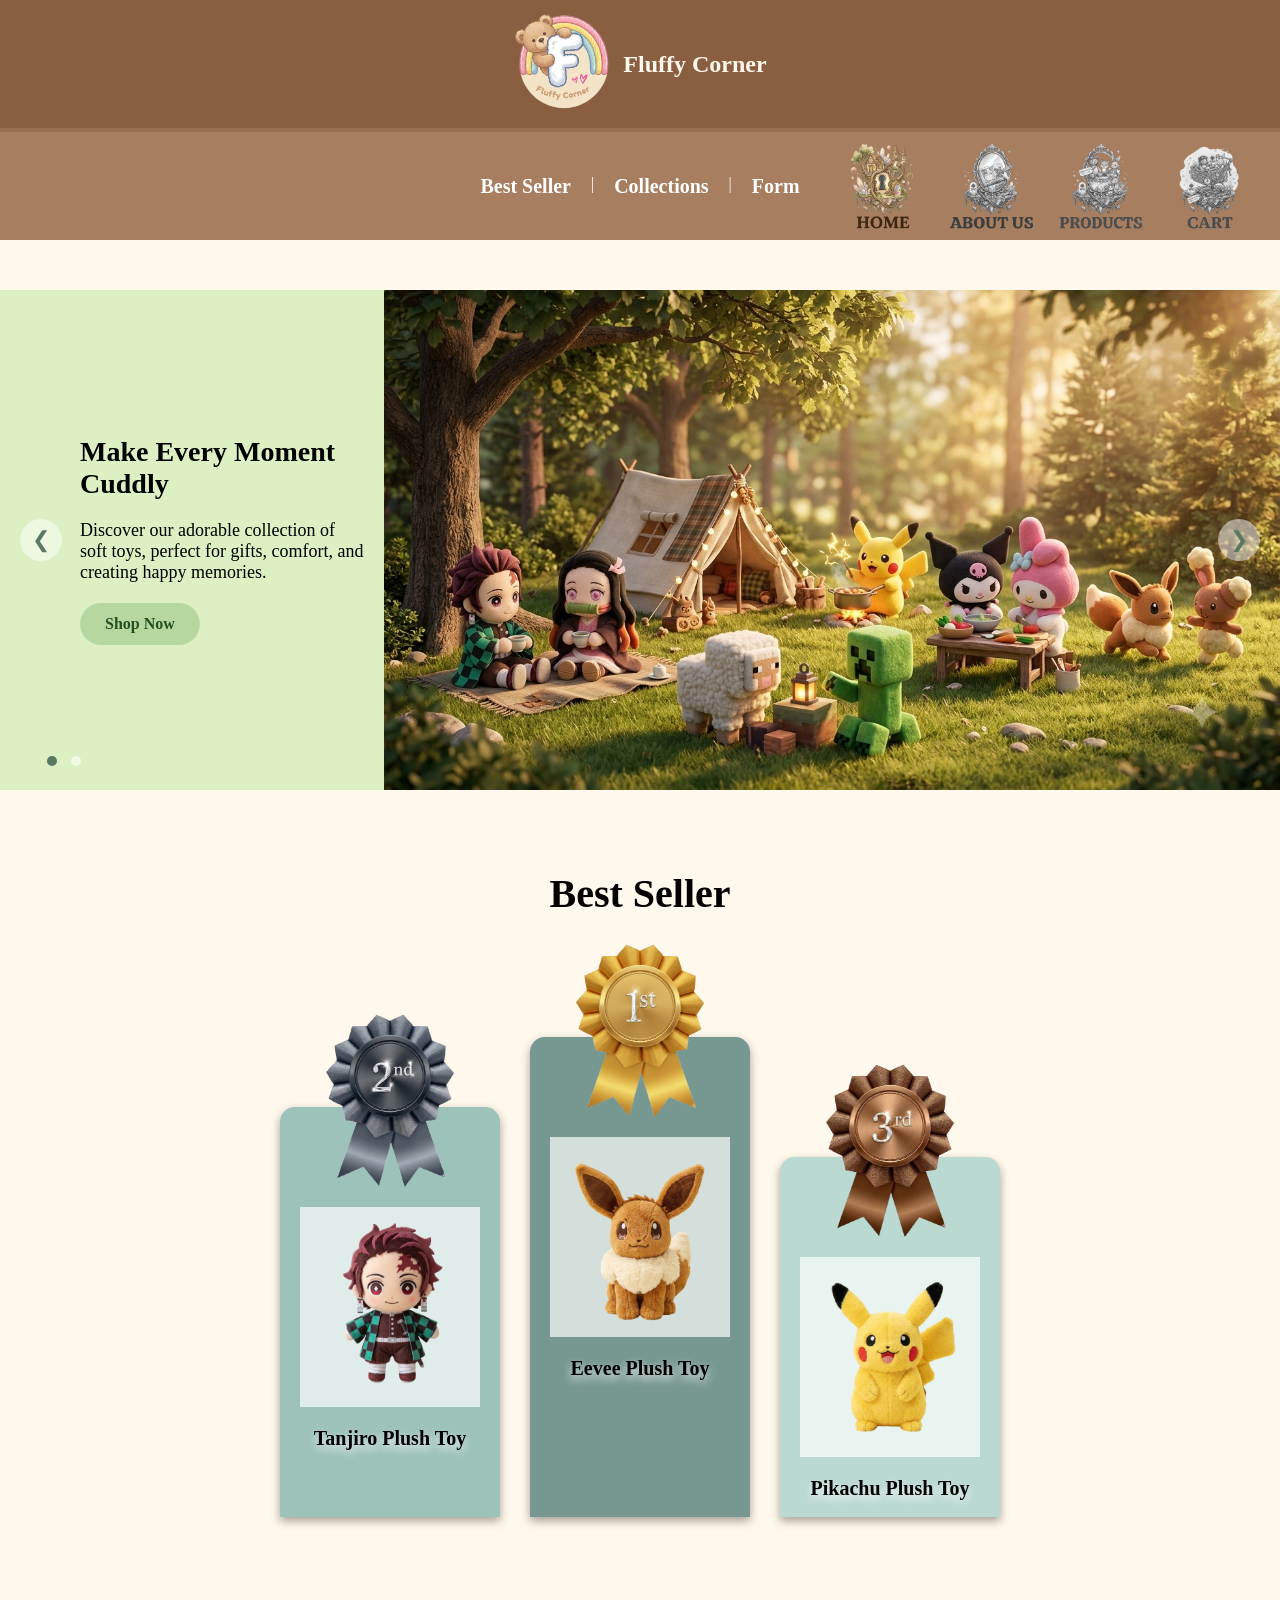
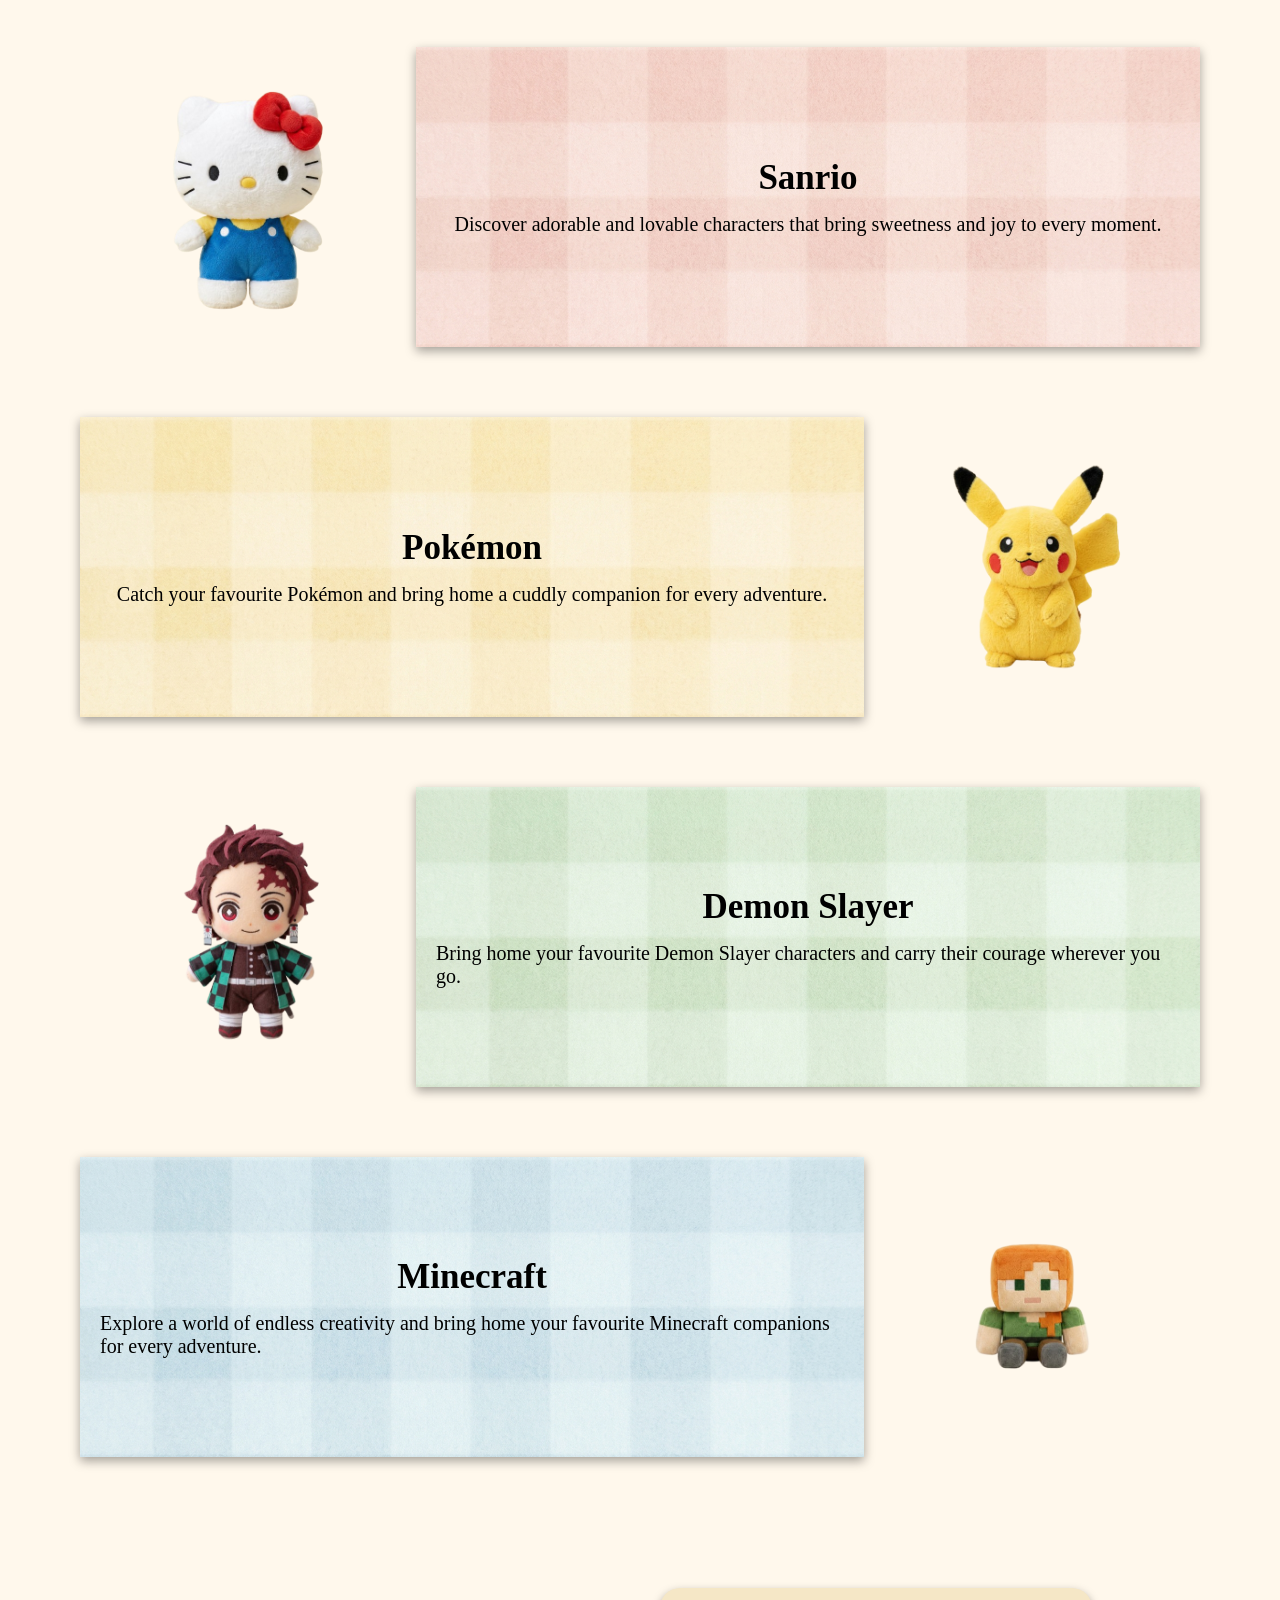
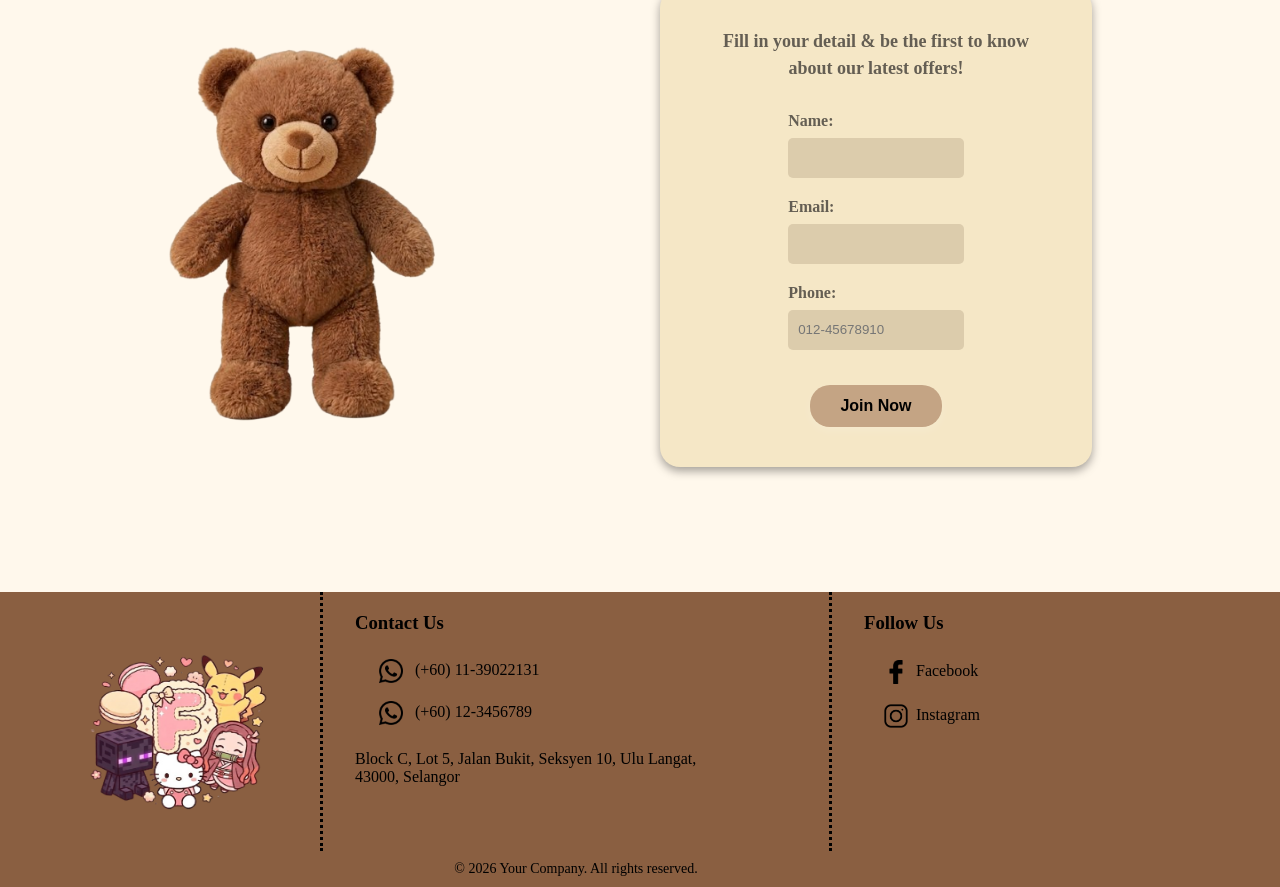
<file: index.html>
<!DOCTYPE html>
<html lang="en">

    <head>
        <meta charset="UTF-8">
        <meta name="page-id" content="index">
        <title>Fluffy Corner | Cute Soft Toys & Plush Toys Online</title>
        <link rel="icon" type="image/x-icon" href="img/logo.png">
        <link rel="stylesheet" href="style.css">
        <link rel="stylesheet" href="index.css">
        <meta name="viewport" content="width=device-width, initial-scale=1.0">
    </head>

    <body>
        <header>
            <a href="index.html"><img class="header-img" src="img/logo.png" alt="Fluffy Corner"></a>
            <h1>Fluffy Corner</h1>
        </header>

        <nav>
            <div class="nav-links">
                <a href="#best-seller-scroll">Best Seller</a> | 
                <a href="#banner-scroll">Collections</a> | 
                <a href="#form-scroll">Form</a> 
            </div>

            <div class="nav-icons">
                <a href="index.html" class="nav-img"><img src="img/home.png" id="active" alt="Home" /></a>
                <a href="aboutUs.html" class="nav-img"><img src="img/aboutUs.png" alt="Home" /></a>
                <a href="products.html" class="nav-img"><img src="img/products.png" alt="Home" /></a>
                <a href="cart.html" class="nav-img"><img src="img/cart.png" alt="Home" /></a>
            </div>
        </nav>

        <main>
            <div class="hero">

                <div class="hero-slide active">
                    <div class="hero-text">
                        <h2>Make Every Moment Cuddly</h2>
                        <p>Discover our adorable collection of soft toys, perfect for gifts, comfort, and creating happy memories.</p>
                        <a href="products.html" class="btn">Shop Now</a>
                    </div>

                    <div class="hero-image">
                        <img src="img/hero.png" alt="Cute soft toys">
                    </div>
                </div>

                <div class="hero-slide">
                    <div class="hero-text">
                        <h2>Stay Updated With Us</h2>
                        <p>Register now and be the first to know about new arrivals, special offers and the latest updates.</p>
                        <a onclick="scrollToTarget('form-area')" class="btn">Join Now</a>
                    </div>

                    <div class="hero-image">
                        <img src="img/hero2.png" alt="New soft toys">
                    </div>
                </div>

                <button class="prev" onclick="changeSlide(-1)">&#10094;</button>
                <button class="next" onclick="changeSlide(1)">&#10095;</button>

                <div class="dots">
                    <span class="dot active" onclick="showSlide(0)"></span>
                    <span class="dot" onclick="showSlide(1)"></span>
                </div>

        </div>

            <div class="best-seller" id="best-seller-scroll">
                <h2>Best Seller</h2>
                <div class="podium">
                    <a href="products.html#product-tanjiro" class="seller-card second">
                        <img src="img/2ndRibbon.png" alt="2nd Place Ribbon" class="ribbon">
                        <div class="seller-image">
                            <img src="img/Tanjiro Kamado_front.png" alt="Tanjiro Plush Toy">
                        </div>
                        <h3>Tanjiro Plush Toy</h3>
                    </a>

                    <a href="products.html#product-eevee" class="seller-card first">
                        <img src="img/1stRibbon.png" alt="1st Place Ribbon" class="ribbon">
                        <div class="seller-image">
                            <img src="img/Eevee_front.png" alt="Eevee Plush Toy">
                        </div>
                        <h3>Eevee Plush Toy</h3>
                    </a>

                    <a href="products.html#product-pikachu" class="seller-card third">
                        <img src="img/3rdRibbon.png" alt="3rd Place Ribbon" class="ribbon">
                        <div class="seller-image">
                            <img src="img/Pikachu_front.png" alt="Pikachu Plush Toy">
                        </div>
                        <h3>Pikachu Plush Toy</h3>
                    </a>
                </div>
            </div>

            <div class="banner" id="banner-scroll">
                <a href="products.html#sanrio" class="series-banner">
                    <div class="banner-image s-image">
                        <img src="img/Hello Kitty_front.png" class="image-slide active" alt="Hello Kitty">
                        <img src="img/Melody_front.png" class="image-slide" alt="Melody">
                        <img src="img/Kuromi_front.png" class="image-slide" alt="Kuromi">
                        <img src="img/Keroppi_front.png" class="image-slide" alt="Keroppi">
                    </div>

                    <div class="banner-text s-text">
                        <h2>Sanrio</h2>
                        <p>Discover adorable and lovable characters that bring sweetness and joy to every moment.</p>
                    </div>
                </a>

                <a href="products.html#pokemon" class="series-banner">
                    <div class="banner-text p-text">
                        <h2>Pokémon</h2>
                        <p>Catch your favourite Pokémon and bring home a cuddly companion for every adventure.</p>
                    </div>

                    <div class="banner-image p-image">
                        <img src="img/Pikachu_front.png" class="image-slide active" alt="Pikachu">
                        <img src="img/Eevee_front.png" class="image-slide" alt="Eevee">
                        <img src="img/Clodsire_front.png" class="image-slide" alt="Clodsire">
                        <img src="img/Buneary_front.png" class="image-slide" alt="Buneary">
                    </div>
                </a>

                <a href="products.html#ds" class="series-banner">
                    <div class="banner-image d-image">
                        <img src="img/Tanjiro Kamado_front.png" class="image-slide active" alt="Tanjiro">
                        <img src="img/Nezuko Kamado_front.png" class="image-slide" alt="Nezuko">
                        <img src="img/Zenitsu Agatsuma_front.png" class="image-slide" alt="Zenitsu">
                        <img src="img/Inosuke Hashibara_front.png" class="image-slide" alt="Inosuke">
                    </div>

                    <div class="banner-text d-text">
                        <h2>Demon Slayer</h2>
                        <p>Bring home your favourite Demon Slayer characters and carry their courage wherever you go.</p>
                    </div>
                </a>

                <a href="products.html#minecraft" class="series-banner">
                    <div class="banner-text m-text">
                        <h2>Minecraft</h2>
                        <p>Explore a world of endless creativity and bring home your favourite Minecraft companions for every adventure.</p>
                    </div>

                    <div class="banner-image m-image">
                        <img src="img/Alex_front.png" class="image-slide active" alt="Alex">
                        <img src="img/Creeper_front.png" class="image-slide" alt="Creeper">
                        <img src="img/Sheep_front.png" class="image-slide" alt="Sheep">
                        <img src="img/Enderman_front.png" class="image-slide" alt="Enderman">
                    </div>
                </a>
            </div>

            <div class="form" id="form-scroll">
                <div class="form-image">
                    <img src="img/bear-handdown.png" alt="Bear Image" class="bear normal">
                    <img src="img/bear-handup.png" alt="Bear Pointing Image" class="bear hover">
                </div>

                <div class="form-area" id="form-area">
                    <div class="form-content">
                        <p class="form-title">
                            Fill in your detail & be the first to know about our latest offers!
                        </p>

                        <form id="form">
                            <label for="name">Name: </label>
                            <input type="text" id="name" name="name">

                            <label for="email">Email: </label>
                            <input type="email" id="email" name="email">

                            <label for="phone">Phone: </label>
                            <input type="tel" id="phone" name="phone" placeholder="012-45678910" pattern="[0-9]{3}-[0-9]{7,8}">

                            <button type="submit">Join Now</button>
                        </form>
                    </div>
                </div>
            </div>
        </main>

        <footer>
            <div class="footer left"><img class="footer-img" src="img/footer.png"></div>
            
            <div class="footer center">
            <h3>Contact Us</h3>
            <span class="contact-item"><a href="tel:+601139022131"><img src="img/whatsapp.png">(+60) 11-39022131</a></span>
            <span class="contact-item"><a href="tel:+60123456789"><img src="img/whatsapp.png">(+60) 12-3456789</a></span>
            <p>Block C, Lot 5, Jalan Bukit, Seksyen 10, Ulu Langat,<br> 43000, Selangor</p>
            </div>
            
            <div class="footer right">
            <h3>Follow Us</h3>
            <span class="social-item"><a href="https://facebook.com" target="_blank"><img src="img/facebook.png">Facebook</a></span>
            <span class="social-item"><a href="https://instagram.com" target="_blank"><img src="img/insta.png">Instagram</a></span>
            </div>
            
            <p class="copyright">
                © 2026 Your Company. All rights reserved.</p>
            </p>
        </footer>
        
        <script src="script.js"></script>
        <script src="index.js"></script>
    </body>
</html>
</file>
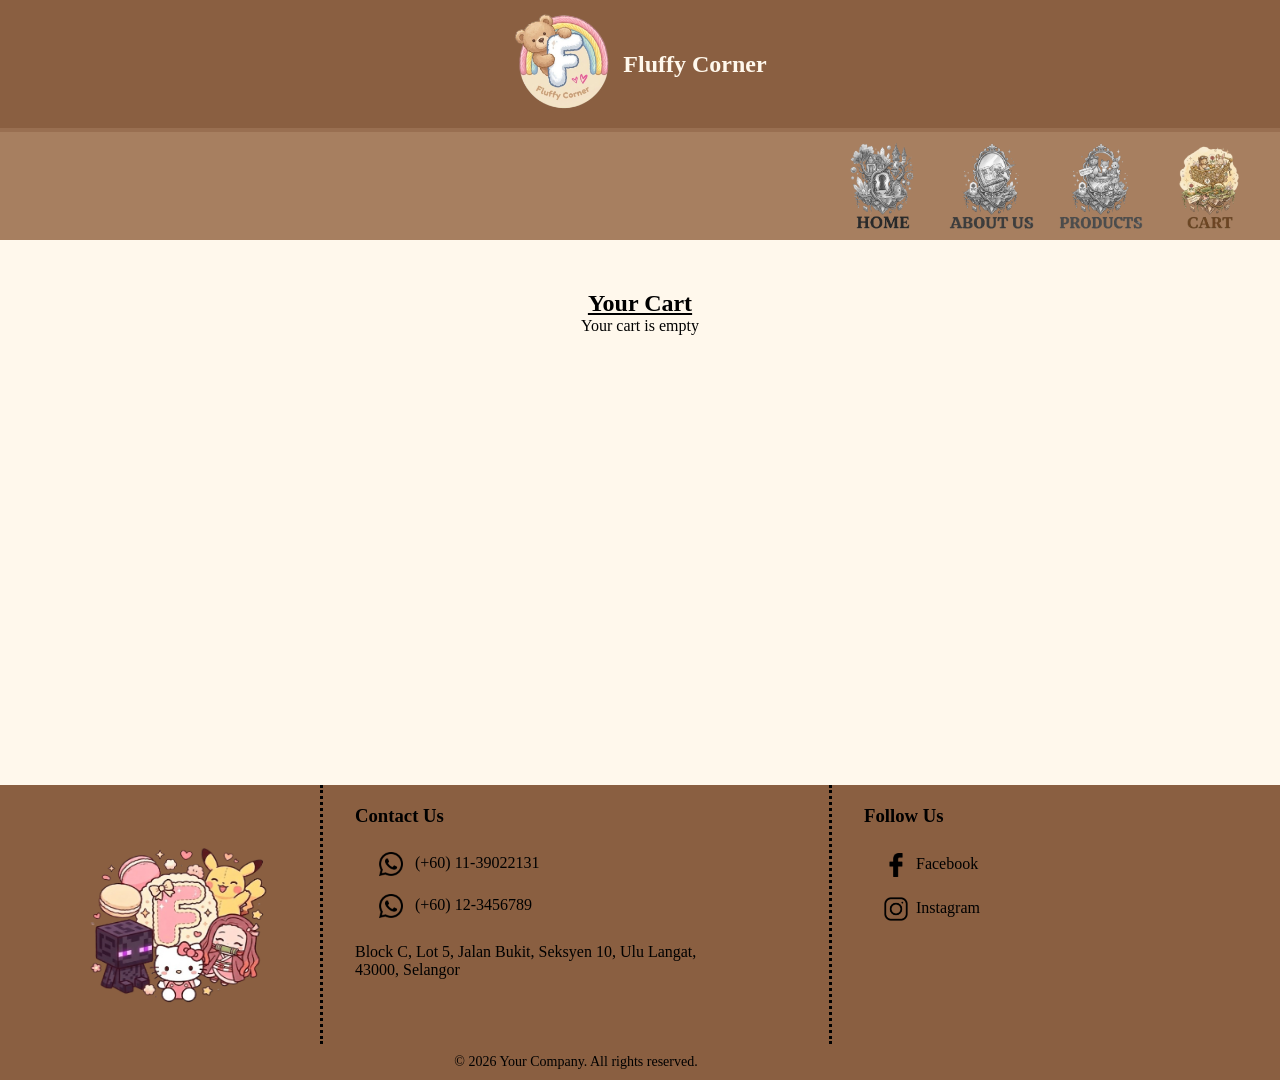
<file: cart.html>
<!DOCTYPE html>
<html lang="en">
<head>
  <meta charset="UTF-8">
  <meta name="viewport" content="width=device-width, initial-scale=1.0">
  <meta name="page-id" content="cart">
  <title>Fluffy Corner | Cute Soft Toys & Plush Toys Online</title>
  <link rel="icon" type="image/x-icon" href="img/logo.png">
  <link rel="stylesheet" href="style.css">
  <link rel="stylesheet" href="cart.css">
</head>
<body>
  <header>
    <a href="index.html"><img class="header-img" src="img/logo.png" alt="Fluffy Corner"></a>
    <h1>Fluffy Corner</h1>
  </header>
  <nav>
    <div class="nav-icons">
      <a href="index.html" class="nav-img"><img src="img/home.png" alt="Home" /></a>
      <a href="aboutUs.html" class="nav-img"><img src="img/aboutUs.png" alt="Home" /></a>
      <a href="products.html" class="nav-img"><img src="img/products.png" alt="Home" /></a>
      <a href="cart.html" class="nav-img"><img src="img/cart.png" id="active" alt="Home" /></a>
    </div>
  </nav>

  <main>
    <h2>Your Cart</h2>
    <div id="item-container"></div>
  </main>

  <footer>
    <div class="footer left"><img class="footer-img" src="img/footer.png"></div>
    
    <div class="footer center">
      <h3>Contact Us</h3>
      <span class="contact-item"><a href="tel:+601139022131"><img src="img/whatsapp.png">(+60) 11-39022131</a></span>
      <span class="contact-item"><a href="tel:+60123456789"><img src="img/whatsapp.png">(+60) 12-3456789</a></span>
      <p>Block C, Lot 5, Jalan Bukit, Seksyen 10, Ulu Langat,<br> 43000, Selangor</p>
    </div>
    
    <div class="footer right">
      <h3>Follow Us</h3>
      <span class="social-item"><a href="https://facebook.com" target="_blank"><img src="img/facebook.png">Facebook</a></span>
      <span class="social-item"><a href="https://instagram.com" target="_blank"><img src="img/insta.png">Instagram</a></span>
    </div>

    <p class="copyright">
      © 2026 Your Company. All rights reserved.</p>
    </p>

  </footer>

  <div id="modal-overlay" class="modal-overlay">
    <div class="modal-box">
      <p id="modal-text"></p>
      <div class="modal-actions">
        <button id="modal-confirm" class="confirm-btn">YES</button>
        <button id="modal-cancel" class="cancel-btn">Cancel</button>
      </div>
    </div>
  </div>

  <div id="checkout-overlay" class="modal-overlay">
    <div class="modal-box">
      <img src="img/checkout.png" class="checkout-image">
      <p id="checkout-value"></p>
      <button id="checkout-close" class="cancel-btn">Cancel</button>
    </div>
  </div>

  <script src="script.js"></script>
</body>
</html>
</file>
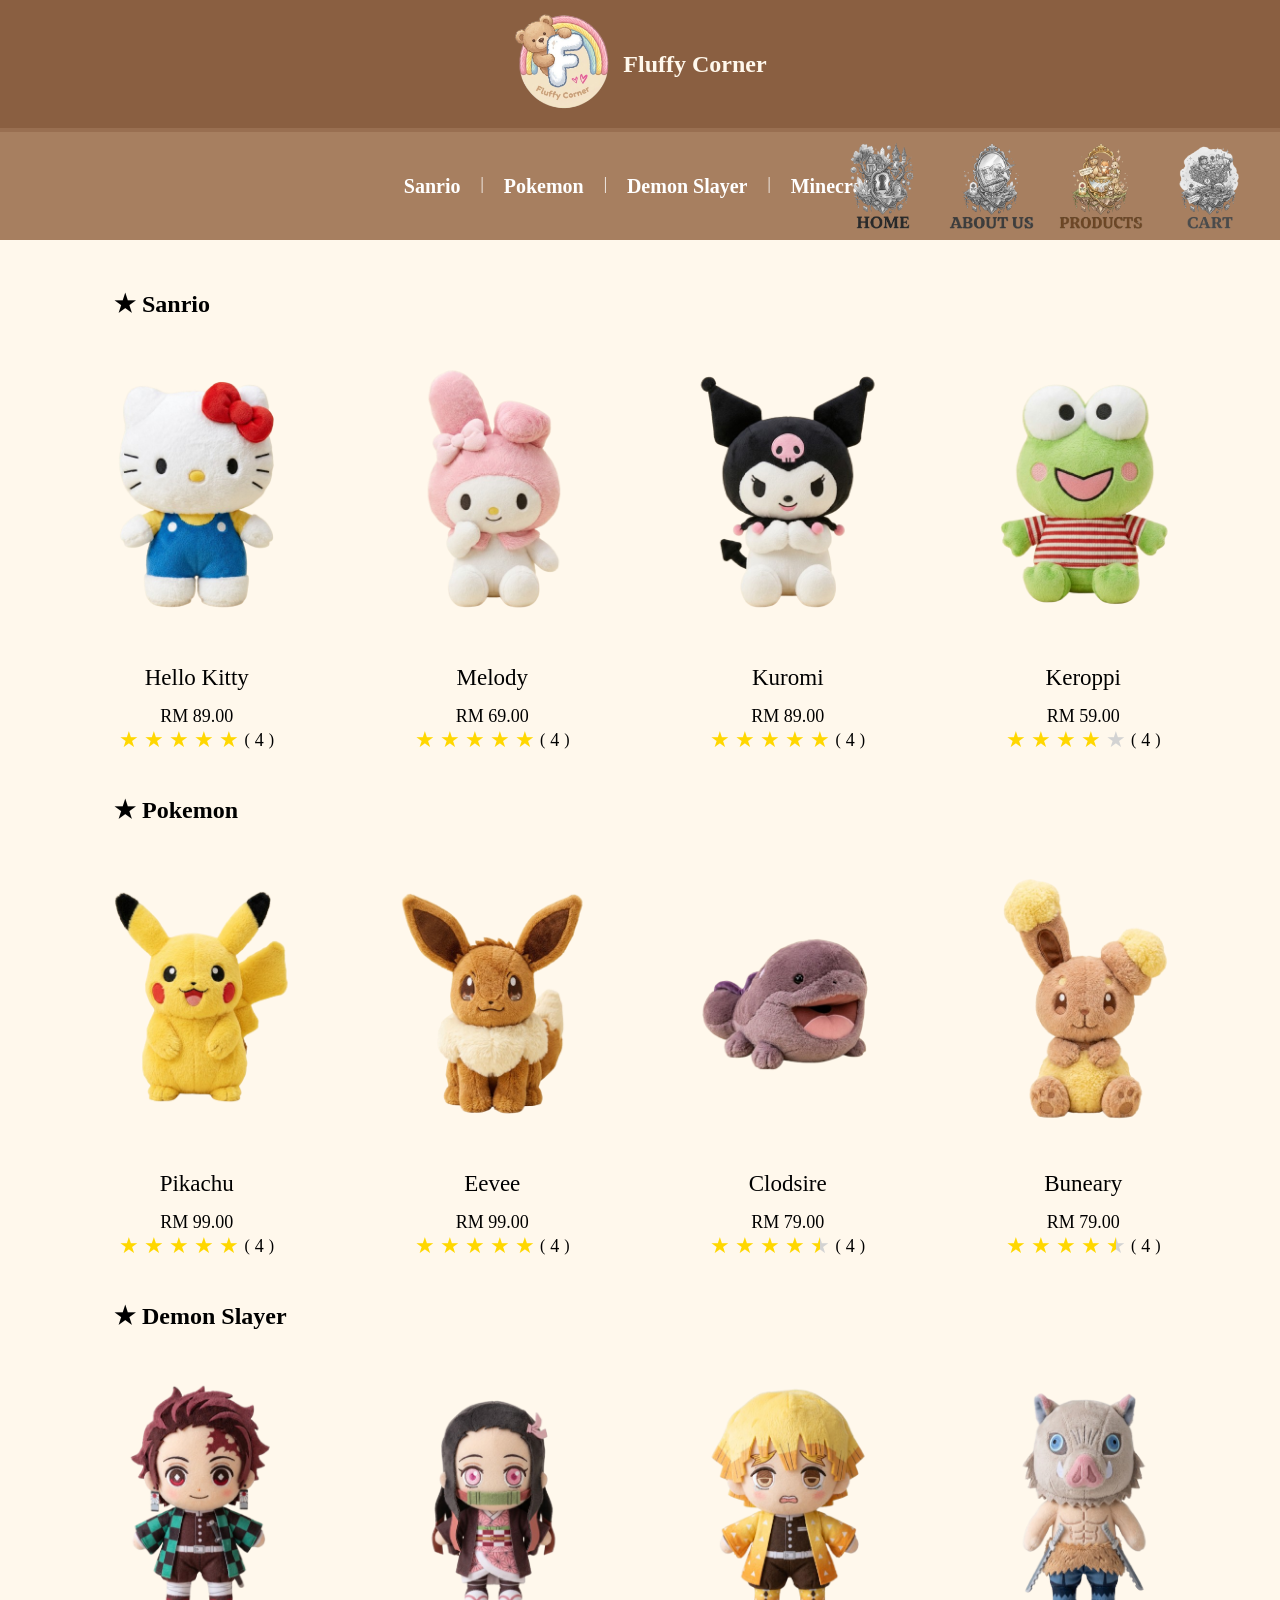
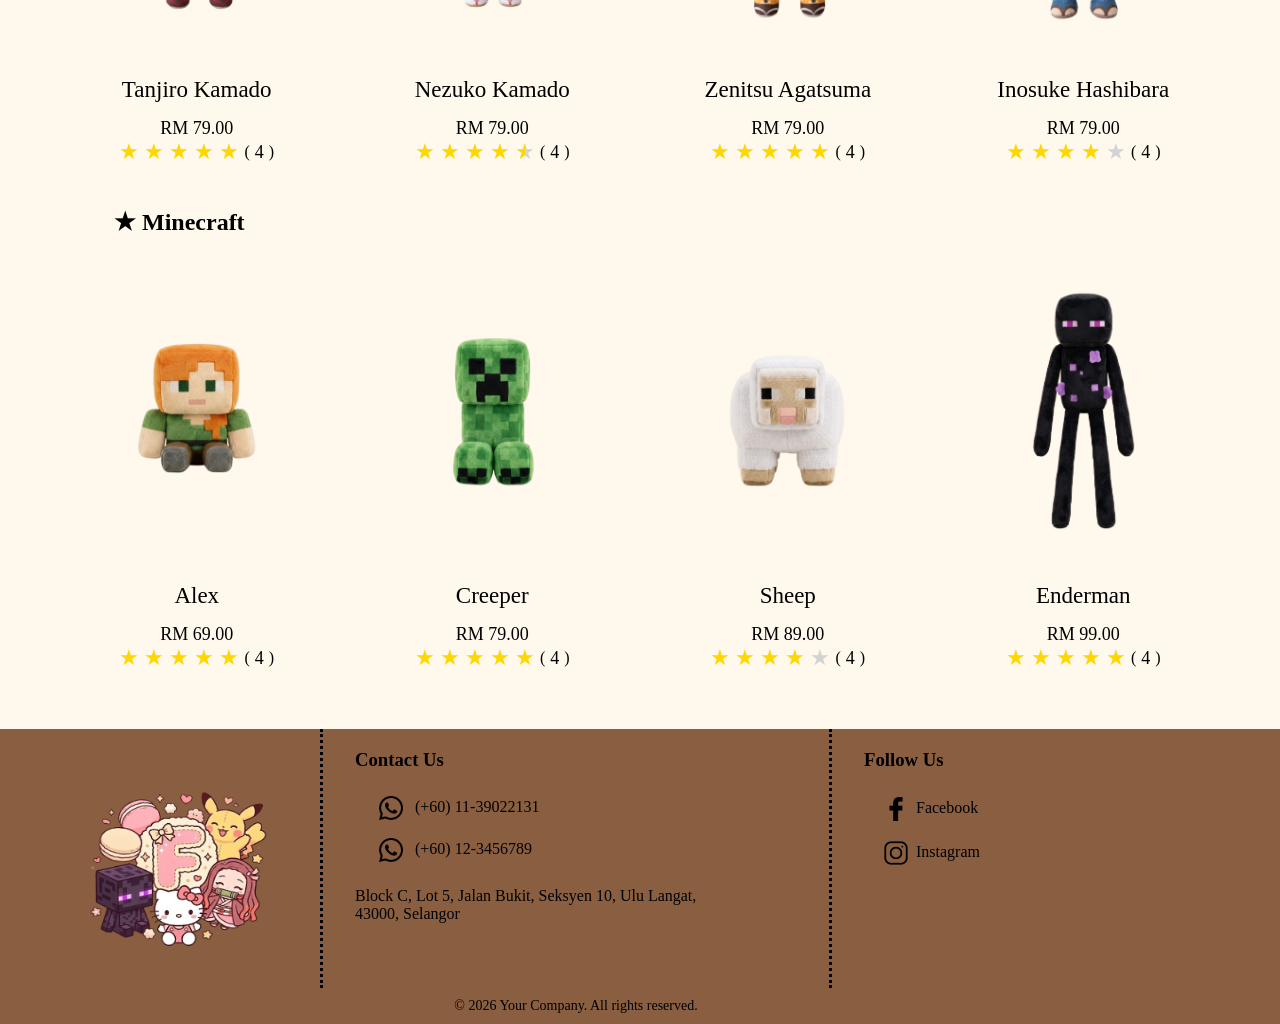
<file: products.html>
<!DOCTYPE html>
<html lang="en">
<head>
  <meta charset="UTF-8">
  <meta name="viewport" content="width=device-width, initial-scale=1.0">
  <meta name="page-id" content="products">
  <title>Fluffy Corner | Cute Soft Toys & Plush Toys Online</title>
  <link rel="icon" type="image/x-icon" href="img/logo.png">
  <link rel="stylesheet" href="style.css">
  <link rel="stylesheet" href="products.css">
  
</head>

<body>
  <header>
    <a href="index.html">
      <img class="header-img" src="img/logo.png" alt="Fluffy Corner Logo">
    </a>
    <h1>Fluffy Corner</h1>
  </header>
  <nav>
    <div class="nav-links">
      <a href="#sanrio">Sanrio</a> |
      <a href="#pokemon">Pokemon</a> |
      <a href="#ds">Demon Slayer</a> |
      <a href="#minecraft">Minecraft</a>
    </div>
    <div class="nav-icons">
      <a href="index.html" class="nav-img" title="Home"><img src="img/home.png" alt="Home" /></a>
      <a href="aboutUs.html" class="nav-img" title="About us"><img src="img/aboutUs.png" alt="About Us" /></a>
      <a href="products.html" class="nav-img" title="Products"><img src="img/products.png" id="active" alt="Products" /></a>
      <a href="cart.html" class="nav-img" title="Cart"><img src="img/cart.png" alt="Home" /></a>
    </div>
  </nav>

  <main>


    <section class="series">

      <h2 id="sanrio"> Sanrio</h2>

      <div class="product-container">
        
      <!--Product 1-->
        <div class="product">
          <div class="product-image">
            <img src="img/Hello Kitty_front.png" class="front-view" alt="Front View">
            <img src="img/Hello Kitty_side.png" class="side-view" alt="Side View">
          </div>

          <div class="product-info">
            <p class="product-name">Hello Kitty</p>
            <div class="product-details">
              <p class="product-price">RM 89.00</p>
              <div class="product-rating">
                <span class="star active" data-value="1">&#9733;</span>
                <span class="star active" data-value="2">&#9733;</span>
                <span class="star active" data-value="3">&#9733;</span>
                <span class="star active" data-value="4">&#9733;</span>
                <span class="star active" data-value="5">&#9733;</span>
                (<span class="rating-count">4</span>)
              </div>
            </div>
            <button class="add-cart" onclick="addToCart(1)">Add to Cart</button>
          </div>
        </div>

      <!--Product 2-->
        <div class="product">
          <div class="product-image">
            <img src="img/Melody_front.png" class="front-view" alt="Front View">
            <img src="img/Melody_side.png" class="side-view" alt="Side View">
          </div>

          <div class="product-info">
            <p class="product-name">Melody</p>
            <div class="product-details">
              <p class="product-price">RM 69.00</p>
              <div class="product-rating">
                <span class="star active" data-value="1">&#9733;</span>
                <span class="star active" data-value="2">&#9733;</span>
                <span class="star active" data-value="3">&#9733;</span>
                <span class="star active" data-value="4">&#9733;</span>
                <span class="star active" data-value="5">&#9733;</span>
                (<span class="rating-count">4</span>)
              </div>
            </div>
            <button class="add-cart" onclick="addToCart(2)">Add to Cart</button>
          </div>
        </div>

      <!--Product 3-->
        <div class="product">
          <div class="product-image">
            <img src="img/Kuromi_front.png" class="front-view" alt="Front View">
            <img src="img/Kuromi_side.png" class="side-view" alt="Side View">
          </div>

          <div class="product-info">
            <p class="product-name">Kuromi</p>
            <div class="product-details">
              <p class="product-price">RM 89.00</p>
              <div class="product-rating">
                <span class="star active" data-value="1">&#9733;</span>
                <span class="star active" data-value="2">&#9733;</span>
                <span class="star active" data-value="3">&#9733;</span>
                <span class="star active" data-value="4">&#9733;</span>
                <span class="star active" data-value="5">&#9733;</span>
                (<span class="rating-count">4</span>)
              </div>
            </div>
            <button class="add-cart" onclick="addToCart(3)">Add to Cart</button>
          </div>
        </div>

      <!--Product 4-->
        <div class="product">
          <div class="product-image">
            <img src="img/Keroppi_front.png" class="front-view" alt="Front View">
            <img src="img/Keroppi_side.png" class="side-view" alt="Side View">
          </div>

          <div class="product-info">
            <p class="product-name">Keroppi</p>
            <div class="product-details">
              <p class="product-price">RM 59.00</p>
              <div class="product-rating">
                <span class="star active" data-value="1">&#9733;</span>
                <span class="star active" data-value="2">&#9733;</span>
                <span class="star active" data-value="3">&#9733;</span>
                <span class="star active" data-value="4">&#9733;</span>
                <span class="star" data-value="5">&#9733;</span>
                (<span class="rating-count">4</span>)
              </div>
            </div>
            <button class="add-cart"m onclick="addToCart(4)">Add to Cart</button>
          </div>
        </div>

      </div>
    </section>

    <section class="series">

      <h2 id="pokemon"> Pokemon</h2>

      <div class="product-container">
        
      <!--Product 1-->
        <div class="product" id="product-pikachu">
          <div class="product-image">
            <img src="img/Pikachu_front.png" class="front-view" alt="Front View">
            <img src="img/Pikachu_side.png" class="side-view" alt="Side View">
          </div>

          <div class="product-info">
            <p class="product-name">Pikachu</p>
            <div class="product-details">
              <p class="product-price">RM 99.00</p>
              <div class="product-rating">
                <span class="star active" data-value="1">&#9733;</span>
                <span class="star active" data-value="2">&#9733;</span>
                <span class="star active" data-value="3">&#9733;</span>
                <span class="star active" data-value="4">&#9733;</span>
                <span class="star active" data-value="5">&#9733;</span>
                (<span class="rating-count">4</span>)
              </div>
            </div>
            <button class="add-cart" onclick="addToCart(5)">Add to Cart</button>
          </div>
        </div>

      <!--Product 2-->
        <div class="product" id="product-eevee">
          <div class="product-image">
            <img src="img/Eevee_front.png" class="front-view" alt="Front View">
            <img src="img/Eevee_side.png" class="side-view" alt="Side View">
          </div>

          <div class="product-info">
            <p class="product-name">Eevee</p>
            <div class="product-details">
              <p class="product-price">RM 99.00</p>
              <div class="product-rating">
                <span class="star active" data-value="1">&#9733;</span>
                <span class="star active" data-value="2">&#9733;</span>
                <span class="star active" data-value="3">&#9733;</span>
                <span class="star active" data-value="4">&#9733;</span>
                <span class="star active" data-value="5">&#9733;</span>
                (<span class="rating-count">4</span>)
              </div>
            </div>
            <button class="add-cart" onclick="addToCart(6)">Add to Cart</button>
          </div>
        </div>

      <!--Product 3-->
        <div class="product">
          <div class="product-image">
            <img src="img/Clodsire_front.png" class="front-view" alt="Front View">
            <img src="img/Clodsire_side.png" class="side-view" alt="Side View">
          </div>

          <div class="product-info">
            <p class="product-name">Clodsire</p>
            <div class="product-details">
              <p class="product-price">RM 79.00</p>
              <div class="product-rating">
                <span class="star active" data-value="1">&#9733;</span>
                <span class="star active" data-value="2">&#9733;</span>
                <span class="star active" data-value="3">&#9733;</span>
                <span class="star active" data-value="4">&#9733;</span>
                <span class="star half" data-value="5">&#9733;</span>
                (<span class="rating-count">4</span>)
              </div>
            </div>
            <button class="add-cart" onclick="addToCart(7)">Add to Cart</button>
          </div>
        </div>

      <!--Product 4-->
        <div class="product">
          <div class="product-image">
            <img src="img/Buneary_front.png" class="front-view" alt="Front View">
            <img src="img/Buneary_side.png" class="side-view" alt="Side View">
          </div>

          <div class="product-info">
            <p class="product-name">Buneary</p>
            <div class="product-details">
              <p class="product-price">RM 79.00</p>
              <div class="product-rating">
                <span class="star active" data-value="1">&#9733;</span>
                <span class="star active" data-value="2">&#9733;</span>
                <span class="star active" data-value="3">&#9733;</span>
                <span class="star active" data-value="4">&#9733;</span>
                <span class="star half" data-value="5">&#9733;</span>
                (<span class="rating-count">4</span>)
              </div>
            </div>
            <button class="add-cart" onclick="addToCart(8)">Add to Cart</button>
          </div>
        </div>

      </div>
    </section>

        <section class="series">

      <h2 id="ds"> Demon Slayer</h2>

      <div class="product-container">
        
      <!--Product 1-->
        <div class="product" id="product-tanjiro">
          <div class="product-image">
            <img src="img/Tanjiro Kamado_front.png" class="front-view" alt="Front View">
            <img src="img/Tanjiro Kamado_side.png" class="side-view" alt="Side View">
          </div>

          <div class="product-info">
            <p class="product-name">Tanjiro Kamado</p>
            <div class="product-details">
              <p class="product-price">RM 79.00</p>
              <div class="product-rating">
                <span class="star active" data-value="1">&#9733;</span>
                <span class="star active" data-value="2">&#9733;</span>
                <span class="star active" data-value="3">&#9733;</span>
                <span class="star active" data-value="4">&#9733;</span>
                <span class="star active" data-value="5">&#9733;</span>
                (<span class="rating-count">4</span>)
              </div>
            </div>
            <button class="add-cart" onclick="addToCart(9)">Add to Cart</button>
          </div>
        </div>

      <!--Product 2-->
        <div class="product">
          <div class="product-image">
            <img src="img/Nezuko Kamado_front.png" class="front-view" alt="Front View">
            <img src="img/Nezuko Kamado_side.png" class="side-view" alt="Side View">
          </div>

          <div class="product-info">
            <p class="product-name">Nezuko Kamado</p>
            <div class="product-details">
              <p class="product-price">RM 79.00</p>
              <div class="product-rating">
                <span class="star active" data-value="1">&#9733;</span>
                <span class="star active" data-value="2">&#9733;</span>
                <span class="star active" data-value="3">&#9733;</span>
                <span class="star active" data-value="4">&#9733;</span>
                <span class="star half" data-value="5">&#9733;</span>
                (<span class="rating-count">4</span>)
              </div>
            </div>
            <button class="add-cart" onclick="addToCart(10)">Add to Cart</button>
          </div>
        </div>

      <!--Product 3-->
        <div class="product">
          <div class="product-image">
            <img src="img/Zenitsu Agatsuma_front.png" class="front-view" alt="Front View">
            <img src="img/Zenitsu Agatsuma_side.png" class="side-view" alt="Side View">
          </div>

          <div class="product-info">
            <p class="product-name">Zenitsu Agatsuma</p>
            <div class="product-details">
              <p class="product-price">RM 79.00</p>
              <div class="product-rating">
                <span class="star active" data-value="1">&#9733;</span>
                <span class="star active" data-value="2">&#9733;</span>
                <span class="star active" data-value="3">&#9733;</span>
                <span class="star active" data-value="4">&#9733;</span>
                <span class="star active" data-value="5">&#9733;</span>
                (<span class="rating-count">4</span>)
              </div>
            </div>
            <button class="add-cart" onclick="addToCart(11)">Add to Cart</button>
          </div>
        </div>

      <!--Product 4-->
        <div class="product">
          <div class="product-image">
            <img src="img/Inosuke Hashibara_front.png" class="front-view" alt="Front View">
            <img src="img/Inosuke Hashibara_side.png" class="side-view" alt="Side View">
          </div>

          <div class="product-info">
            <p class="product-name">Inosuke Hashibara</p>
            <div class="product-details">
              <p class="product-price">RM 79.00</p>
              <div class="product-rating">
                <span class="star active" data-value="1">&#9733;</span>
                <span class="star active" data-value="2">&#9733;</span>
                <span class="star active" data-value="3">&#9733;</span>
                <span class="star active" data-value="4">&#9733;</span>
                <span class="star" data-value="5">&#9733;</span>
                (<span class="rating-count">4</span>)
              </div>
            </div>
            <button class="add-cart" onclick="addToCart(12)">Add to Cart</button>
          </div>
        </div>

      </div>
    </section>

        <section class="series">

      <h2 id="minecraft"> Minecraft</h2>

      <div class="product-container">
        
      <!--Product 1-->
        <div class="product">
          <div class="product-image">
            <img src="img/Alex_front.png" class="front-view" alt="Front View">
            <img src="img/Alex_side.png" class="side-view" alt="Side View">
          </div>

          <div class="product-info">
            <p class="product-name">Alex</p>
            <div class="product-details">
              <p class="product-price">RM 69.00</p>
              <div class="product-rating">
                <span class="star active" data-value="1">&#9733;</span>
                <span class="star active" data-value="2">&#9733;</span>
                <span class="star active" data-value="3">&#9733;</span>
                <span class="star active" data-value="4">&#9733;</span>
                <span class="star active" data-value="5">&#9733;</span>
                (<span class="rating-count">4</span>)
              </div>
            </div>
            <button class="add-cart" onclick="addToCart(13)">Add to Cart</button>
          </div>
        </div>

      <!--Product 2-->
        <div class="product">
          <div class="product-image">
            <img src="img/Creeper_front.png" class="front-view" alt="Front View">
            <img src="img/Creeper_side.png" class="side-view" alt="Side View">
          </div>

          <div class="product-info">
            <p class="product-name">Creeper</p>
            <div class="product-details">
              <p class="product-price">RM 79.00</p>
              <div class="product-rating">
                <span class="star active" data-value="1">&#9733;</span>
                <span class="star active" data-value="2">&#9733;</span>
                <span class="star active" data-value="3">&#9733;</span>
                <span class="star active" data-value="4">&#9733;</span>
                <span class="star active" data-value="5">&#9733;</span>
                (<span class="rating-count">4</span>)
              </div>
            </div>
            <button class="add-cart" onclick="addToCart(14)">Add to Cart</button>
          </div>
        </div>

      <!--Product 3-->
        <div class="product">
          <div class="product-image">
            <img src="img/Sheep_front.png" class="front-view" alt="Front View">
            <img src="img/Sheep_side.png" class="side-view" alt="Side View">
          </div>

          <div class="product-info">
            <p class="product-name">Sheep</p>
            <div class="product-details">
              <p class="product-price">RM 89.00</p>
              <div class="product-rating">
                <span class="star active" data-value="1">&#9733;</span>
                <span class="star active" data-value="2">&#9733;</span>
                <span class="star active" data-value="3">&#9733;</span>
                <span class="star active" data-value="4">&#9733;</span>
                <span class="star" data-value="5">&#9733;</span>
                (<span class="rating-count">4</span>)
              </div>
            </div>
            <button class="add-cart" onclick="addToCart(15)">Add to Cart</button>
          </div>
        </div>

      <!--Product 4-->
        <div class="product">
          <div class="product-image">
            <img src="img/Enderman_front.png" class="front-view" alt="Front View">
            <img src="img/Enderman_side.png" class="side-view" alt="Side View">
          </div>

          <div class="product-info">
            <p class="product-name">Enderman</p>
            <div class="product-details">
              <p class="product-price">RM 99.00</p>
              <div class="product-rating">
                <span class="star active" data-value="1">&#9733;</span>
                <span class="star active" data-value="2">&#9733;</span>
                <span class="star active" data-value="3">&#9733;</span>
                <span class="star active" data-value="4">&#9733;</span>
                <span class="star active" data-value="5">&#9733;</span>
                (<span class="rating-count">4</span>)
              </div>
            </div>
            <button class="add-cart" onclick="addToCart(16)">Add to Cart</button>
          </div>
        </div>

      </div>
    </section>


  </main>

  <footer>
    <div class="footer left"><img class="footer-img" src="img/footer.png"></div>
    
    <div class="footer center">
      <h3>Contact Us</h3>
      <span class="contact-item"><a href="tel:+601139022131"><img src="img/whatsapp.png">(+60) 11-39022131</a></span>
      <span class="contact-item"><a href="tel:+60123456789"><img src="img/whatsapp.png">(+60) 12-3456789</a></span>
      <p>Block C, Lot 5, Jalan Bukit, Seksyen 10, Ulu Langat,<br> 43000, Selangor</p>
    </div>
    
    <div class="footer right">
      <h3>Follow Us</h3>
      <span class="social-item"><a href="https://facebook.com" target="_blank"><img src="img/facebook.png">Facebook</a></span>
      <span class="social-item"><a href="https://instagram.com" target="_blank"><img src="img/insta.png">Instagram</a></span>
    </div>
      <p class="copyright">
        © 2026 Your Company. All rights reserved.</p>
      </p>
  </footer>

  <script src="script.js"></script>
  <script src="products.js"></script>
  
</body>
</html>
</file>
<file: style.css>
:root {
  --peach: #FFBE91;       /* 柔和桃色 */
  --apricot: #FFDDB0;     /* 杏色 */
  --cream: #FFFCE1;       /* 奶油白 */
  --sky-blue: #CFEBFF;    /* 天空蓝 */
  --coral: #FFB6A6;       /* 珊瑚粉 */
  --sand: #FFEBD3;        /* 浅沙色 */
  --mint-green: #9BCEC1;  /* 薄荷绿 */
  --ocean-blue: #67A2C5;  /* 海洋蓝 */
  --khaki: #DCCCAC;       /* 卡其色 */
  --ivory: #FFF8EC;       /* 象牙白 */
}
* { margin: 0; padding: 0; }

body::-webkit-scrollbar { display: none; }
body { background-color: var(--ivory); }

header {
  display: flex;
  justify-content: center;
  align-items: center;
  gap: 10px;
  background-color: #8A5F41;
  height: 8rem;
  border: 4px #996F51;
  border-style: hidden hidden solid hidden;
}
.header-img {
  width: 100px;
  height: 100px;
}

header h1 {
  font-size: 24px;
  color: var(--ivory);
}

nav {
  display: flex;
  justify-content: center;
  align-items: center;
  height: 5.5rem;
  padding: 10px 20px;
  background-color: #A77F60;
  border: 5px var(--ivory);
  border-style: hidden hidden solid hidden;
  position: sticky;
  top: 0;
  z-index: 10;
}

.nav-links {
  display: flex;
  gap: 20px;
  position: absolute;
  left: 50%;
  transform: translateX(-50%);
  color:white;
}

.nav-links a {
  text-decoration: none;
  color: #ffffff;
  font-size: 20px;
  font-weight: bold;
}

.nav-icons {
  margin-left: auto;
  display: flex;
  gap: 9px;
}

.nav-icons img {
  width: 100px;
  height: auto;
  filter: grayscale(100%);
  transition: filter 0.3s ease;
}

.nav-icons #active, .nav-icons img:hover {
  filter: grayscale(0%);
}

main {
  margin: 5vh 0;
}

footer {
  background-color: #8A5F41;
  display: grid;
  grid-template-columns: 25% 40% 35%;
  z-index: 10;
}

.footer {
  padding-top: 20px;
  padding-left: 2rem;
}
.footer h3 {
  margin-bottom: 1rem;
}
.footer p, .footer a {
  text-decoration: none;
  color: black;
}
.footer p {
  margin-top: 1rem;
}

.copyright {
  text-align: center;
  padding: 10px 0;
  font-size: 14px;
  grid-column: 2 / 3;
}

.footer.left {
  padding-left: 5rem;
}

.footer.left img{
  width:190px;
  height:235px;
}

.footer-img {
  width: 200px;
  height: 200px;
}

.social-item, .contact-item {
  display: flex;
  align-items: center;
  transition: all 0.3s ease;
  max-width: 200px;
}
.contact-item img, .social-item img { 
  margin-right: 8px;
  vertical-align: middle;
}

.footer.center {
  border: black 3px;
  border-style: hidden dotted hidden dotted;
}
.contact-item {
  padding: 5px 20px;
}

.social-item {
  padding: 10px 20px;
}
.contact-item img { width: 32px;}
.social-item img { width: 24px; }
.contact-item:hover, .social-item:hover { transform: scale(1.05); }

@media (max-width: 768px) {

  header {
    width:100%;
    min-height: 100px;
    height: auto;
    padding: 12px 5%;
    box-sizing: border-box;
    flex-direction: column;
    gap: 10px;
  }

  .header-img {
    width: clamp(60px, 18vw, 80px);
    height: auto;
  }

  header h1 {
    font-size: clamp(20px, 6vw, 30px);
    text-align: center;
  }

  nav {
    height: auto;
    padding: 10px;
    flex-direction: column;
    width:100%;
    box-sizing: border-box;
  }

   .nav-links {
    position: static;
    transform: none;
    display: flex;
    flex-wrap: wrap;
    justify-content: center;
    gap: 12px 12px;
    width: 100%;
  }

  .nav-links a {
    font-size: clamp(12px, 3.5vw, 15px);
  }

  .nav-icons {
    width: 100%;
    margin: 0;
    display: flex;
    justify-content: center;
    gap: 12px;
  }

  .nav-icons img {
    width: clamp(40px, 12vw, 55px);
    height: auto;
  }

  footer {
    display:grid;
    grid-template-columns: 1fr 1fr;
    grid-template-rows: auto auto auto;
    text-align: center;
    width: 100%;
    box-sizing: border-box;
    padding: 20px 5%;
    gap:10px;
  }

  .footer {
    padding: 15px 0;
  }

  .footer.left {
    grid-column: 1;
    grid-row: 2;
    padding:15px 0;
  }

  .footer.left img {
    width: clamp(130px, 30vw, 200px);
    height: auto;
  }

  .footer.center {
    grid-column: 1 / 3;
    grid-row: 1;
    padding: 15px 0;
    border-top: none;
    border-bottom: 2px dotted;
    border-left: none;
    border-right: none;
  }

  .footer.right {
    grid-column: 2;
    grid-row: 2;
    padding: 40px 0;
  }

  .copyright {
    grid-column: 1 / 3;
    grid-row: 3;
    font-size: 14px;
  }

  .contact-item,
  .social-item {
    justify-content: center;
    margin: 0 auto;
  }

  .contact-item {
    padding: 5px;
  }

  .social-item {
    padding: 8px;
  }
}
</file>
<file: index.css>
*:not(header):not(header *):not(nav):not(nav *):not(footer):not(footer *) {
  box-sizing: border-box;
}

html, body {
  margin: 0;
  padding: 0;
}

html{
  scroll-behavior: smooth;
}

/*hero*/
.hero {
  display: flex;
  width: 100%;
  min-height: 500px;
  position: relative;
  margin-top: 0;
}

.hero-text {
  width: 30%;
  padding-left: 80px;
  padding-right: 20px;
  display: flex;
  flex-direction: column;
  justify-content: center;
  background-color:  #DCF0C3;
  position: relative;
}

.hero-text h2 {
  font-size: 28px;
  margin-bottom: 20px;
}

.hero-text p {
  font-size: 18px;
}

.hero-image {
  width: 70%;
  height: auto;
}

.hero-image img {
  width: 100%;
  height: 100%;
  object-fit: cover;
  display: block;
}

.btn {
  display: inline-block;
  width: fit-content;
  padding: 12px 25px;
  margin-top: 20px;
  background-color: #a2cb8ba5;
  color: #254F22;
  text-decoration: none;
  border-radius: 25px;
  font-size: 16px;
  font-weight: bold;
  cursor: pointer;
  transition: 0.3s;
}

.btn:hover {
  background-color: #778873;
  color: white;
  transform: translateY(-3px);
}

.hero-slide {
  display: none;
  width: 100%;
  min-height: 500px;
}

.hero-slide.active {
  display: flex;
}

.hero-slide:nth-child(2) .hero-text {
  background-color: #FAF7BB;
}

.hero-slide:nth-child(2) .btn {
  background-color: #E5CB90;
  color: #7a6040;
}

.hero-slide:nth-child(2) .btn:hover {
  background-color: #8A7650;
  color: white;
}

.prev, .next {
  position: absolute;
  top: 50%;
  transform: translateY(-50%);
  width: 42px;
  height: 42px;
  border: none;
  border-radius: 50%;
  background-color: rgba(255, 255, 255, 0.496);
  color: #5A7863;
  font-size: 22px;
  cursor: pointer;
  z-index: 2;
}

.prev {
  left: 20px;
}

.next {
  right: 20px;
}

.prev:hover, .next:hover {
  background-color: white;
}

.dots {
  position: absolute;
  bottom: 20px;
  left: 5%;
  transform: translateX(-50%);
  z-index: 2;
}

.dot {
  display: inline-block;
  width: 10px;
  height: 10px;
  margin: 0 5px;
  border-radius: 50%;
  background-color: rgba(255, 255, 255, 0.6);
  cursor: pointer;
  transition: 0.2s;
}

.dot.active {
  background-color: #5A7863;
}

.dot:not(.active):hover {
  transform: scale(1.4);
}

/*best-seller*/
.best-seller {
  padding: 80px 80px;
  text-align: center;
}

.best-seller h2 {
  margin-bottom: 120px;
  color: black;
  font-size: 40px;
  font-weight: bold;
}

.podium {
  display: flex;
  justify-content: center;
  align-items: flex-end;
  gap: 30px;
}

.seller-card {
  width: 220px;
  border-radius: 15px 15px 0 0;
  padding: 20px;
  position: relative;
  box-shadow: 0 4px 10px rgba(0, 0, 0, 0.36);
  transition: 0.3s;
  text-decoration: none;
  color: inherit;
  display: block;
}

.seller-card:hover {
  transform: translateY(-5px);
}

.ribbon {
  position: absolute;
  width: 150px;
  height: auto;
  top: -100px;
  left: 50%;
  transform: translateX(-50%);
  z-index: 2;
}

.seller-image {
  background-color: rgba(255, 255, 255, 0.686);
  height: 200px;
  margin-top: 80px;
}

.seller-image img {
  width: 100%;
  height: 200px;
  object-fit: contain;
}

.seller-card h3 {
  font-size: 20px;
  margin-top: 20px;
  text-shadow: 0 4px 10px rgb(255, 255, 255);
}

.first {
  height: 480px;
  background-color: #769890;
}

.second {
  height: 410px;
  background-color: #9cc2b9;
}

.third {
  height: 360px;
  background-color: #b9d9d1;
}

/*banner*/
.banner {
  padding: 50px 80px;
}

.series-banner {
  display: flex;
  height: 300px;
  margin-bottom: 70px;
  text-decoration: none;
}

.banner-image {
  width: 30%;
  position: relative;
  overflow: hidden;
  display: flex;
  justify-content: center;
  align-items: center;
}

.image-slide {
  display: none;
  width: 60%;
  height: auto;
  object-fit: contain;
}

.image-slide.active {
  display: block;
}

.banner-text {
  width: 70%;
  display: flex;
  flex-direction: column;
  justify-content: center;
  color: #000000;
  align-items: center;
  padding: 20px;
  box-shadow: 0 4px 10px rgba(0, 0, 0, 0.36);
}

.s-text, .p-text, .d-text, .m-text {
  background-size: cover;
  background-position: center;
  background-repeat: no-repeat;
  position: relative;
  overflow: hidden;
}

.s-text {
  background-image: url("img/banner_pink.png");
}

.p-text {
  background-image: url("img/banner_yellow.png");
}

.d-text {
  background-image: url("img/banner_green.png");
}

.m-text {
  background-image: url("img/banner_blue.png");
}

.banner-text h2 {
  font-size: 35px;
  margin-bottom: 15px;
}

.banner-text p {
  font-size: 20px;
}

.s-text::after, .p-text::after, .d-text::after, .m-text::after {
  position: absolute;
  right: 0;
  bottom: 0;
  width: 100%;
  padding: 15px 0;
  background-color: rgba(0, 0, 0, 0.529);
  color: #fff;
  text-align: center;
  font-size: 16px;
  font-weight: 600;
  opacity: 0;
  transform: translateY(100%);
  transition: all 0.3s ease;
}

.s-text::after {
  content: "Explore Sanrio > > >";
}

.p-text::after {
  content: "Explore Pokémon > > >";
}

.d-text::after {
  content: "Explore Demon Slayer > > >";
}

.m-text::after {
  content: "Explore Minecraft > > >";
}

.s-text:hover::after, .p-text:hover::after, .d-text:hover::after, .m-text:hover::after {
  opacity: 1;
  transform: translateY(0);
}

/*form*/
.form {
  display: flex;
  gap: 40px;
  padding: 0 80px 70px;
}

.form-image {
  width: 40%;
  min-height: 500px;
  display: flex;
  justify-content: center;
  align-items: center;
  position: relative;
  transition: 0.5s;
}

.form-image img {
  width: 80%;
  height: 80%;
  object-fit: cover;
  display: block;
}

.form-image .hover {
  display: none;
}

.form:has(.form-content:hover) .form-image .normal {
  display: none;
}

.form:has(.form-content:hover) .form-image .hover {
  display: block;
}

.form-area {
  width: 55%;
  display: flex;
  justify-content: center;
  align-items: center;
}

.form-content {
  width: 70%;
  background-color: #F5E7C6;
  padding: 40px;
  color: #645e53;
  font-weight: bold;
  border: none;
  border-radius: 20px;
  height: fit-content;
  box-shadow: 0 4px 10px rgba(0, 0, 0, 0.36);
}

.form-title {
  text-align: center;
  font-size: 18px;
  line-height: 1.5;
  margin-bottom: 30px;
}

.form-content form {
  display: flex;
  flex-direction: column;
  align-items: center;
}

.form-content label {
  width: 50%;
  margin-bottom: 8px;
  font-size: 16px;
}

.form-content input {
  height: 40px;
  width: 50%;
  background-color: #DCCCAC;
  border: none;
  border-radius: 5px;
  padding: 0 10px;
  margin-bottom: 20px;
  transition: 0.3s;
}

.form-content input:hover {
  transform: scale(1.05);
}

.form-content button {
  background-color: #C4A484;
  color: black;
  font-weight: bold;
  border: none;
  border-radius: 20px;
  padding: 12px 30px;
  margin-top: 15px;
  font-size: 16px;
  cursor: pointer;
  transition: 0.3s;
  box-shadow: 0 4px 10px rgba(255, 254, 254, 0.14);
}

.form-content button:hover {
  background-color: #957C62;
  transform: translateY(-3px);
}

#best-seller-scroll {
  scroll-margin-top: 55px;
}

#banner-scroll {
  scroll-margin-top: 80px;
}

#form-scroll {
  scroll-margin-top: 180px;
}

@media (max-width: 768px) {
  .hero-slide {
    flex-direction: column;
  }

  .hero-image {
    width: 100%;
    order: 1;
  }

  .hero-text {
    width: 100%;
    min-height: 350px;
    padding: 10px 30px 55px;
    order: 2;
  }

  .hero-text h2 {
    font-size: 24px;
  }

  .hero-text p {
    font-size: 16px;
  }

  .prev, .next {
    top: auto;
    bottom: 5%;
  }

  .dots {
    bottom: 10%;
    left: 50%;
  }

  .best-seller , .banner, .form {
    padding: 20px 30px 50px;
  }

  .podium {
    flex-direction: column;
    align-items: center;
    gap: 150px;
  }

  .seller-card.first {
    order: 1;
  }

  .seller-card.second {
    order: 2;
  }

  .seller-card.third {
    order: 3;
  }

  .seller-card.first, .seller-card.second, .seller-card.third {
    height: 360px;
  }

  .best-seller h2 {
    font-size: 30px;
  }

  .series-banner {
    flex-direction: column;
    height: auto;
  }

  .banner-image {
    order: 1;
    width: 100%;
    height: 280px;
  }

  .banner-text {
    order: 2;
    width: 100%;
    min-height: 250px;
    text-align: center;
  }

  .banner-text h2 {
    font-size: 24px;
  }

  .banner-text p {
    font-size: 16px;
  }

  .form-image {
    display: none;
  }

  .form-area {
    width: 100%;
  }

  .form-content {
    width: 100%;
    padding: 30px 20px;
  }

  .form-content label, .form-content input {
    width: 100%;
  }

  #best-seller-scroll {
    scroll-margin-top: 90px;
  }

  #form-scroll {
    scroll-margin-top: 120px;
  }
}
</file>
<file: cart.css>
:root {
  --peach: #FFBE91;       /* 柔和桃色 */
  --apricot: #FFDDB0;     /* 杏色 */
  --cream: #FFFCE1;       /* 奶油白 */
  --sky-blue: #CFEBFF;    /* 天空蓝 */
  --coral: #FFB6A6;       /* 珊瑚粉 */
  --sand: #FFEBD3;        /* 浅沙色 */
  --mint-green: #9BCEC1;  /* 薄荷绿 */
  --ocean-blue: #67A2C5;  /* 海洋蓝 */
  --khaki: #DCCCAC;       /* 卡其色 */
  --ivory: #FFF8EC;       /* 象牙白 */
}

main { min-height: 50vh; }

h2 {
  text-align: center;
  text-decoration: underline;
}
.empty-cart { text-align: center; }

table, th, td {
  font-size: 22px;
  padding: 30px;
}

.cart-table {
  width: 100%;
  margin: 20px auto;
  text-align: center;
}
.cart-table tr:nth-child(1) th:nth-child(1) {
  text-align: left;
  padding-left: 60px;
}
.cart-table tr:nth-child(1) {
  text-decoration: underline;
}
.cart-row {
    height: 140px;
  }
.item-image-cell {
  position: relative;
}
.item-image {
  position: absolute;
  top: 20px;
  right: 0;
  width: 100px;
  height: 100px;
  object-fit: cover;
  transition: opacity 0.2s ease;
}
.item-image.front {
   opacity: 1;
}
.item-image.front:hover {
   opacity: 0;
}
.item-image.side {
   opacity: 0;
}
.item-image-cell:hover .front {
  opacity: 0;
}

.item-image-cell:hover .side {
  opacity: 1;
}

.item-cell {
  text-align: left;
  padding-left: 10px;
}
.item-cell .item-name {
  font-size: 22px;
  font-weight: bold;
}
.item-cell .unit-price {
  padding-left: 10px;
  font-size: 14px;
  color: #666;
}

.multiply-cell {
  text-align: center;
  font-weight: bold;
}

.quantity-cell {
  text-align: center;
}
.qty-btn {
  width: 32px;
  height: 32px;
  font-size: 24px;
  line-height: 14px;
  text-align: center;
  cursor: pointer;
  border: hidden;
  background-color: var(--sky-blue);
}

.price-cell { text-align: right; padding-right: 20px; }

.remove-cell { text-align: left; padding-left: 0; }
.remove-btn {
  background: none;
  border: none;
  cursor: pointer;
  font-size: 22px;
  color: #ccc;
}
.remove-btn:hover {
  color: red;
  scale: 0.8;
}

.total-label {
  text-align: right;
  padding-right: 10px;
  font-weight: bold;
  font-size: 18px;
}
.total-amount {
  text-align: center;
  font-weight: bold;
}

.modal-overlay {
  display: none;
  position: fixed;
  top: 0; left: 0;
  width: 100%; height: 100%;
  background: rgba(0,0,0,0.5);
  z-index: 999;
}

.modal-box {
  background: #fff;
  width: 300px;
  padding: 20px;
  border-radius: 8px;
  text-align: center;
  position: absolute;
  top: 50%; left: 50%;
  transform: translate(-50%, -50%);
}

.modal-actions {
  margin-top: 15px;
  display: flex;
  justify-content: space-around;
}

.confirm-btn {
  background: #e53935;
  color: #fff;
  border: none;
  padding: 10px 20px;
  border-radius: 4px;
  cursor: pointer;
}
.confirm-btn:hover {
  background: #c62828;
}

.cancel-btn {
  margin-top: 5px;
  background: #ccc;
  color: #333;
  border: none;
  padding: 10px 20px;
  border-radius: 4px;
  cursor: pointer;
}
.cancel-btn:hover {
  background: #999;
}

.checkout-container {
  width: 80%;
  margin: 20px auto;
  text-align: right;
}
.checkout-image {
  width: 280px;
  height: 280px;
}

.checkout-btn {
  background-color: var(--sky-blue);
  border: none;
  padding: 20px 30px;
  border-radius: 6px;
  cursor: pointer;
  font-weight: bold;
}

.qty-btn:hover, .checkout-btn:hover { background-color: var(--ocean-blue); }

@media (max-width: 768px) {
  h2 {
    font-size: 20px;
  }
  table, th, td {
    font-size: 10px;
    padding: 0;
  }
  .cart-row {
    height: 80px;
  }
  .item-image {
    top: 10px;
    width: 60px;
    height: 60px;
  }
  .item-cell {
    padding-left: 5px;
  }
  .item-cell .item-name {
    font-size: 12px;
  }
  .item-cell .unit-price {
    padding-left: 2px;
    font-size: 8px;
  }
  .qty-btn {
    width: 20px;
    height: 20px;
    font-size: 14px;
  }
  .price-cell {
    padding-right: 15px;
  }
  .remove-btn {
    font-size: 16px;
  }
  .total-label {
    font-size: 16px;
  }
  .modal-box {
    width: 200px;
    padding: 10px;
  }
  #modal-text {
    font-size: 14px;
  }
  .checkout-image {
    width: 180px;
    height: 180px;
  }
  .checkout-btn {
    padding: 15px 20px;
    font-size: 14px;
  }

}
</file>
<file: products.css>
html{
  scroll-behavior: smooth;
}

main {
  min-height: 100vh;
}

.series{
  width:90%;
  margin:0 auto 30px;
}

h2::before{
  content:"\2605 ";
}

h2{
font-size:24px;
padding-left:50px;
}

#sanrio, #pokemon, #ds, #minecraft{
  scroll-margin-top: 120px;
}

.product-container{
  display: grid;
  grid-template-columns: repeat(4,1fr);
  gap: 30px;
  margin:30px 0;
  position: relative;
  z-index: 1;
}

.product-image{
  position: relative;
  width:100%;
  height: 280px;
  overflow: hidden;
}

.product-image img{
  width:100%;
  height:100%;
  object-fit: contain;
  position: absolute;
  top:0;
  left:0;
  transition: 0.4s;
}

.front-view{
  opacity: 1;
}

.side-view{
  opacity: 0;
}

.product-info{
  text-align: center;
  padding:10px;
  margin-top: 24px;
}

.product-name{
  margin:0 0 15px ;
  font-size:23px;
  font-weight: 200;
}

.product-details{
  display: block;
}

.product-price, .rating-count{
  font-size: 18px;
}

.star{
  font-size:22px;
  color:lightgray;
  cursor: pointer;
}

.star.half{
  background: linear-gradient(
        90deg,
        gold 50%,
        lightgray 50%
    );
    background-clip: text;
    -webkit-background-clip: text;
    color: transparent;
}

.star.active{
  font-size:22px;
  color:gold;
}

.product-rating{
  align-items:center;
  display: flex;
  justify-content: center;
  gap:5px;
}

.add-cart {
  display: none;
  border: none;
  background-color: transparent;
  font-size: 18px;
  font-weight: bold;
  color: #333;
  background-color: #c4a484;
  border-radius: 12px;
  padding: 20px;
  cursor: pointer;

  position: absolute;
  transform: translateX(-50%);
  opacity: 0;
  visibility: hidden;
  transition: opacity 0.3s ease;
}

.product-info:hover .product-details {
  display: none;
}

.product-info:hover .add-cart {
  display: inline-block;
  opacity: 1;
  visibility: visible;
}

.product:hover .front-view{
  opacity:0;
}

.product:hover .side-view{
  opacity:1;
}

#product-tanjiro,
#product-eevee,
#product-pikachu {
  scroll-margin-top: 180px;
}

.product {
    box-sizing: border-box;
    border: 3px solid transparent;
    transform-origin: center center;
}

.product.highlight {
  position: relative;
  animation: highlightProduct 2s ease-in-out;
  border-radius: 12px;
  z-index: 5;
  transform-origin: center center;
  will-change: transform;
}

.product.highlight::after {
  content: "";
  position: absolute;
  inset: -10px;
  border-radius: 15px;
  background-color: rgba(255, 230, 150, 0.35);
  z-index: -1;
  animation: fadeHighlight 2s ease forwards;
}

@keyframes highlightProduct {
    0%, 35%, 70%, 100%{
        transform: scale(1);
        box-shadow: 0 0 0 transparent;
        border: 3px solid transparent;
    }

    20%, 50%, 85% {
        transform: scale(1.1);
        box-shadow: 0 0 25px gold;
        border: 3px solid gold;
    }
}

@keyframes fadeHighlight {
    100% {
        opacity: 0;
    }
}

@media(max-width:768px){
  .product{
    min-width: 0;
    width: 100%;
  }

  .product-container {
    grid-template-columns: repeat(2, minmax(0,1fr));
    gap: 25px 12px;
    margin: 20px auto;
    width:92%;
  }

  .product-image {
    width: 100%;
    height: 200px;
    max-width:none;
  }

  .product-image img {
    width: 100%;
    height: 100%;
    object-fit: contain;
  }

  .product-info {
    margin-top:8px;
    padding: 5px;
  }

  .product-name { 
    font-size: clamp(14px, 4vw, 17px);
    margin-bottom: 6px;
  }

  .product-price, .rating-count {
    font-size: clamp(13px, 3.5vw, 16px);
  }

  .product-rating{
    gap:1.5px;
  }

  .star{
    font-size:18px;
  }

  .add-cart {
    font-size: 14px;
    padding: 15px;
    width:80px;
    height:auto;
  }

  h2 {
    font-size: clamp(18px, 5vw, 22px);
    padding-left: 30px;
  }

}
</file>
